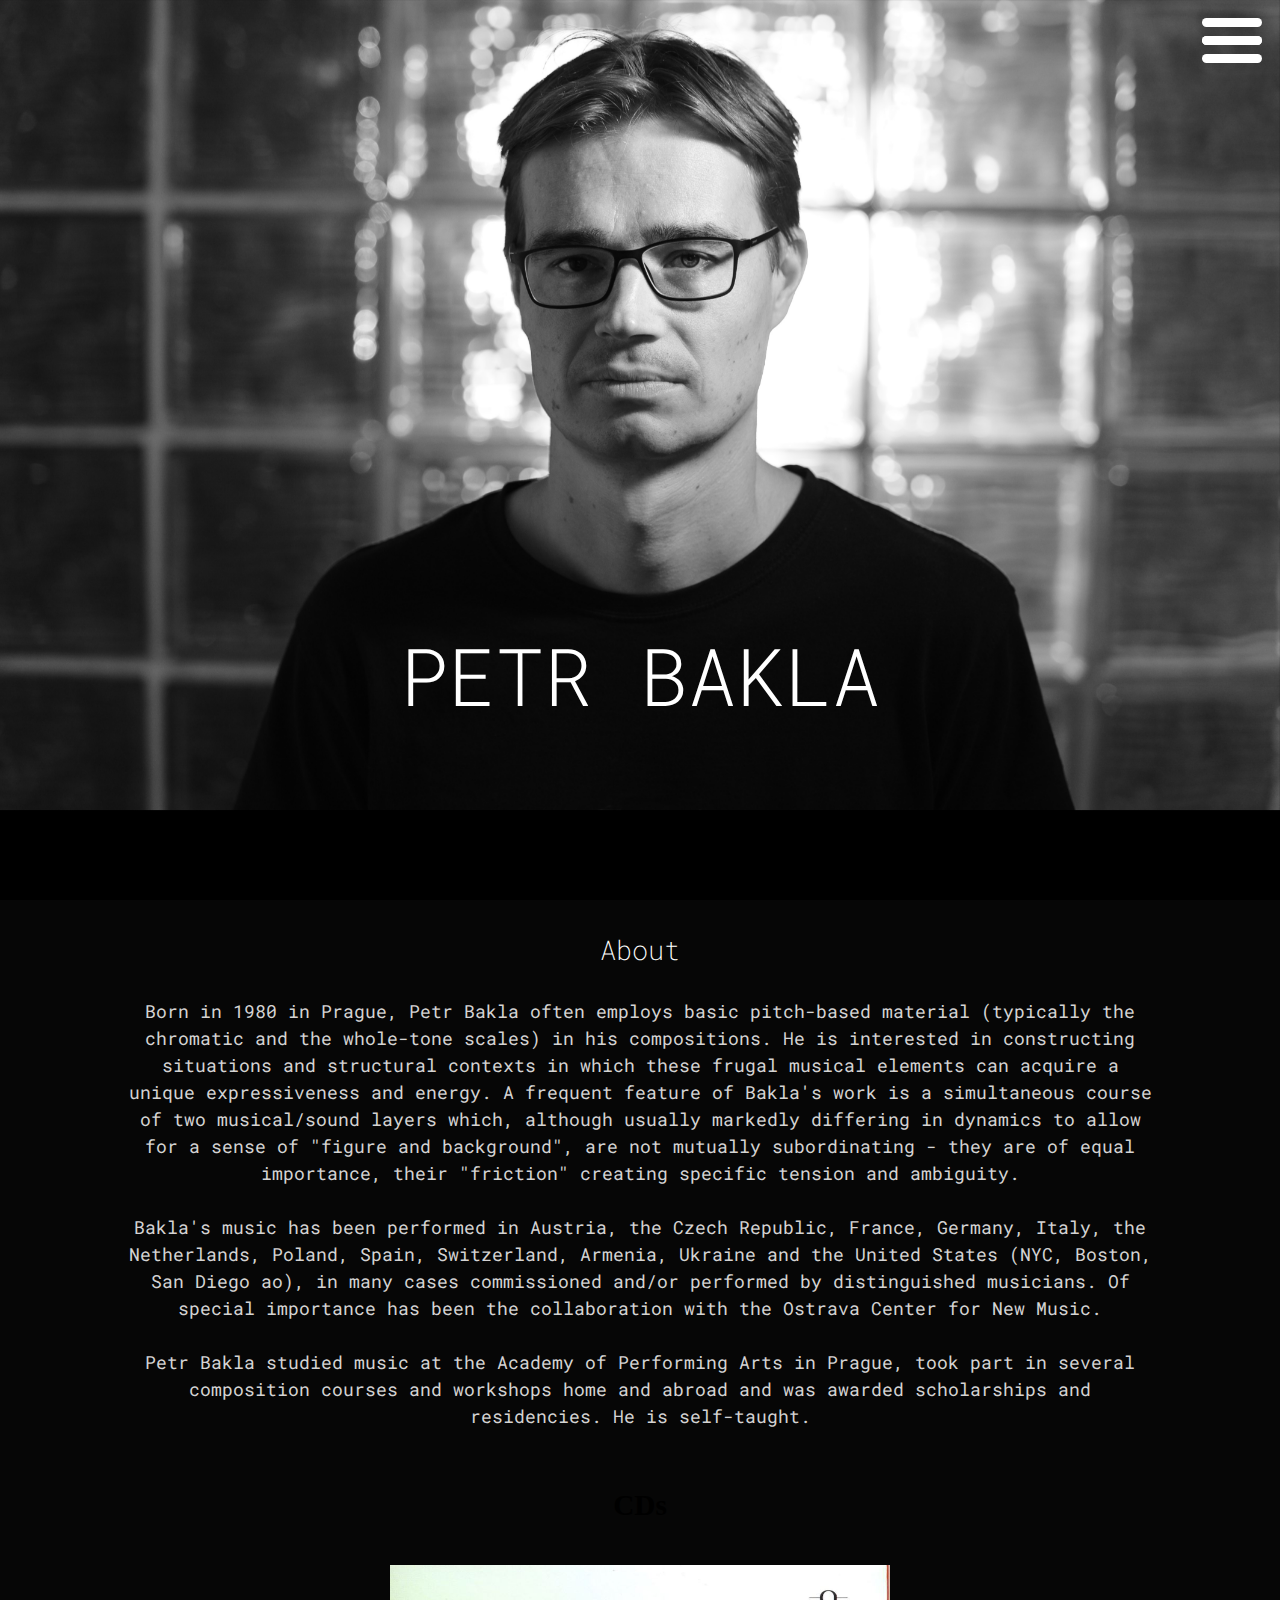
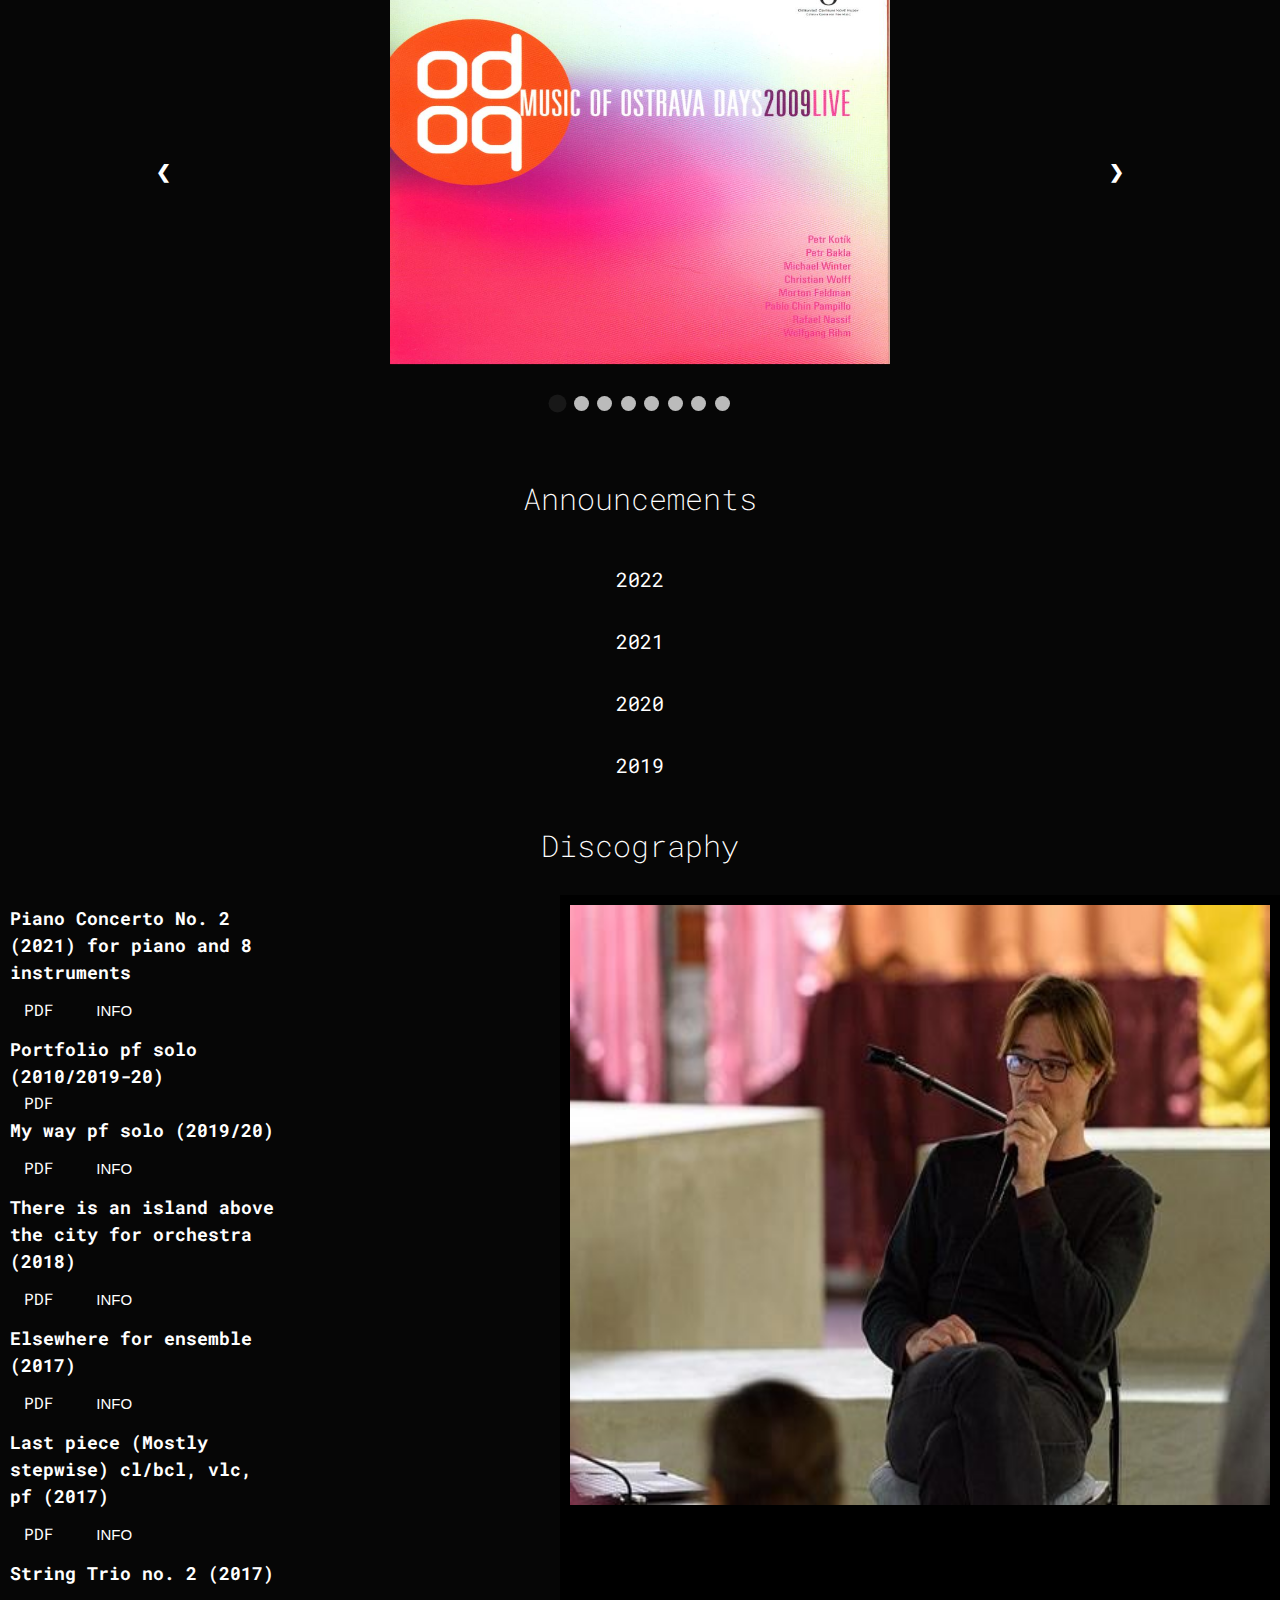
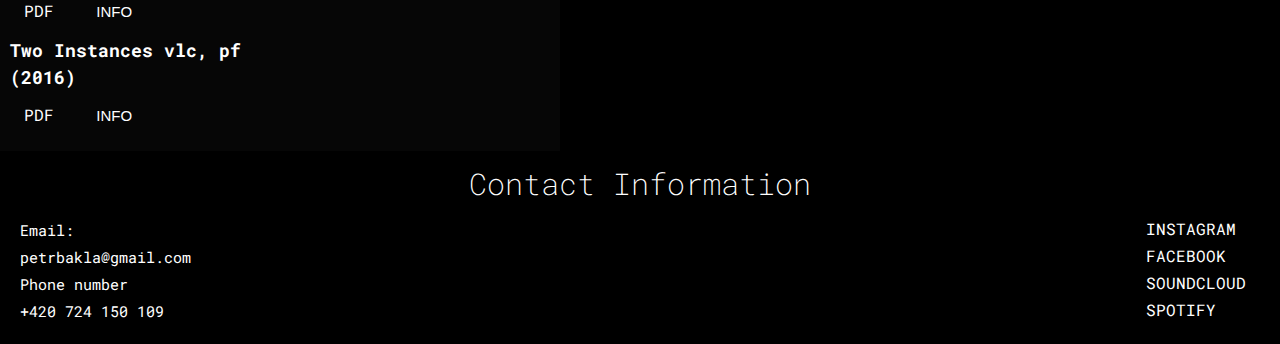
<file: index.html>
<!DOCTYPE html>
<html>
<head>
  <meta charset="utf-8">
  <meta name="viewport" content="width=device-width, height="device-height" , initial-scale=1", user-scalable="yes">
  <title>Petr Bakla</title>
  <link rel="stylesheet" href="style.css">
  <script src="app.js" defer></script>
  <link rel="shortcut icon" href="media/favicon.ico" type="image/x-icon">
</head>
<body>
    <header>
    
<div id="home" class="container">
  <center><img class="containerimg"src="media/petrbaklaport.jpg"></center>
  <div class="centered">PETR BAKLA</div>  
</div>
    <nav id=nav>
        <ul>
            <a class="a2" href="#home">Home</a>
            <a class="a2" href="#intro">About</a>
            <a class="a2" href="#announce">Announcements</a>
            <a class="a2" href="#discography">Discography</a>
            <a class="a2" href="#contact">Contact</a>
        </ul>
    </nav>  
        <div id=ham>
        <span></span>
        <span></span>
        <span></span>
        <span></span>
        </div>   

</header>
<div class="stickywrapper">
    <section id=intro>
        <center> <h2>About</h2></center><br>
        <div class=introtext>
            <p> Born in 1980 in Prague, Petr Bakla often employs basic pitch-based material (typically the chromatic and the whole-tone scales) in his compositions. He is interested in constructing situations and structural contexts in which these frugal musical elements can acquire a unique expressiveness and energy. A frequent feature of Bakla's work is a simultaneous course of two musical/sound layers which, although usually markedly differing in dynamics to allow for a sense of "figure and background", are not mutually subordinating - they are of equal importance, their "friction" creating specific tension and ambiguity.</p></div><br>
        <div class=introtext1> 
            <p2>Bakla's music has been performed in Austria, the Czech Republic, France, Germany, Italy, the Netherlands, Poland, Spain, Switzerland, Armenia, Ukraine and the United States (NYC, Boston, San Diego ao), in many cases commissioned and/or performed by distinguished musicians. Of special importance has been the collaboration with the Ostrava Center for New Music.</p2></div><br>
        <div class=introtext2> <p3>Petr Bakla studied music at the Academy of Performing Arts in Prague, took part in several composition courses and workshops home and abroad and was awarded scholarships and residencies. He is self-taught.</p3></div><br><br>
    </section>
    <div class="backcol">
    <section id=cds>
        <center><h3>CDs</h3></center><br>
    </section>
    

    
<div class="slideshow-container">
            <div class="mySlides fade">
                <div class="numbertext"></div>
                <center><img src="media/moobak.JPG" width="10px" height="400px"class=centerimg></center>
                
            </div>

            <div class="mySlides fade">
                <div class="numbertext"></div>
                <img src="media/ostbak.JPG" width="10px" height="400px"class=centerimg>
                
            </div>

            <div class="mySlides fade">
                <div class="numbertext"></div>
                <img src="media/ostbandbak.JPG" width="10px" height="400px"class=centerimg>
                
            </div>
            
            <div class="mySlides fade">
                <div class="numbertext"></div>
                <img src="media/ostdbak.JPG" width="10px" height="400px"class=centerimg>
            
            </div>
            
            <div class="mySlides fade">
                <div class="numbertext"></div>
                <img src="media/pianconce.JPG" width="10px" height="400px"class=centerimg>
                
            </div>
            
            <div class="mySlides fade">
                <div class="numbertext"></div>
                <img src="media/usabbakla.JPG" width="10px" height="400px"class=centerimg>
              
            </div>
            
            <div class="mySlides fade">
                <div class="numbertext"></div>
                <img src="media/yungbld.JPG" width="10px" height="400px"class=centerimg>
               
            </div>
            
            <div class="mySlides fade">
                <div class="numbertext"></div>
                <img src="media/bakcd.JPG" width="10px" height="400px" class=centerimg>
               
            </div>


            <a class="prev" onclick="plusSlides(-1)">&#10094;</a>
            <a class="next" onclick="plusSlides(1)">&#10095;</a>
        </div>
<br>


        <div style="text-align:center">
            <span class="dot" onclick="currentSlide(1)"></span>
            <span class="dot" onclick="currentSlide(2)"></span>
            <span class="dot" onclick="currentSlide(3)"></span>
            <span class="dot" onclick="currentSlide(4)"></span>
            <span class="dot" onclick="currentSlide(5)"></span>
            <span class="dot" onclick="currentSlide(6)"></span>
            <span class="dot" onclick="currentSlide(7)"></span>
            <span class="dot" onclick="currentSlide(8)"></span>
        </div>
    <br>
    <center><h4 id="announce" >Announcements</h4></center><br>
   <center> <button class="collapsible">
       <center>2022</center>
            </button>
    <div class="content">
        <center> <h5><strong>April 26th, 28th</strong></h5></center> 
     <center><p4>Two instances premiered by Andrej Gál and Daan Vandewalle
                    on the occasion of Petr Kotík's 80th birthday
                    PLATO Ostrava (26th), DOX+ Prague (28th)</p4></center><br>
    </div>
    <button class="collapsible"><center>2021</center></button>
    <div class="content">
      <center><h6><strong>December 22th</strong></h6></center>
            <p5>There is an island above the city for orchestra on CD!
                performed by Prague Radio Symphony Orchestra and Peter Rundel
                part of Ostrava Days Live 2019-2021</p5><br>
      <center><h7><strong>October 14th</strong></h7></center><br>
            <p6>Usableness of the list / Portfolio
                Miroslav Beinhauer, piano</p6><br><br>
      <center><h8><strong>August 26th</strong></h8></center><br>
            <p7>Piano Concerto No. 2
                premiered by Miroslav Beinhauer and Ostravská banda conducted by Bruno Ferrandis
                Ostrava Days Festival, Ostrava, CZ</p7><br>
      <center><h9><strong>June 11th</strong></h9></center><br>
            <p8>Dog Variations performed by Neues Klaviertrio Dresden
                Hygiene-Museum Dresden, Germany</p8><br><br>
    </div>
    <button class="collapsible"><center>2020</center></button>
    <div class="content"><br>
            <p9>Saw a couple of fine on-line events, and 5 remarkable studio productions:
                No. 4, Portfolio, Usableness of the List, Simple Constellations and May Way
                have been recorded by the amazing Miroslav Beinhauer.</p9><br><br>
     </div>   
    <button class="collapsible"><center>2019</center></button>
  <div class="content"><br>
      <center><h10><strong>November</strong></h10></center><br>
            <p10> Summer Work available now on CD!</p10><br><br>
      <center><h11><strong>August 31st</strong></h11></center><br>
            <p11>There is an island above the city
                 premiered by the Prague Radio Symphony Orchestra cond. by Peter Rundel</p11><br><br>
      <center><h12><strong>August 28th</strong></h12></center><br>
            <p12>No. 4 premiered by Miroslav Beinhauer
                 Ostrava Days Festival, Ostrava, CZ</p12><br><br>
      <center><h13><strong>May 20th</strong></h13></center><br>
            <p13>My Way (1st version) premiered by Ivan Siller
                Dvorana VŠMU, Bratislava, Slovakia
                UPDATE: May 2020 saw final version of the piece</p13><br><br>
      <center><h14><strong>January 11th</strong></h14></center><br>
            <p14>String trio no. 2 performed by ensemble recherche
                 Mannheim Gesellschaft für Neue Musik, Germany</p14><br><br>
    </div><br>
    </center>
    
<section id=discography>
    <center><h15>Discography</h15></center><br>
<div class="row">
  <div class="column">
    <div class=songs1>
        <p15><strong>Piano Concerto No. 2 (2021) for piano and 8 instruments</strong></p15><br>
        <a text-align=left href="media/Bakla_2ndConcerto_score.pdf">PDF</a>
            <button class="collapsible1">INFO</button>
            <div class="content1">
                <p21>In 2019 and 2020, I finally finished Portfolio, a piano piece that had been announcing its arrival for over ten years and whose principle essentially permeates everything I have ever written. It is also present in my Piano Concerto No. 2 – at first sight significantly and clearly, though in reality, the relationship is relatively distant and intricate (realizing this was one of the crucial moments during my work on the concerto).<br> At around the same time, at the Ostrava Days festival 2019, I also met Miroslav Beinhauer. His rendition of my solo piano piece No. 4 took my breath away, and since then, our collaboration has continued intensively, to my great joy (Miroslav recordef Portfolio, mentioned above, and another piece, for a CD hot off the press). So when I discovered last summer that the new piece I had begun planning was quickly turning into a piano concerto, I was not very surprised.</p21><br>
            </div>
        <p16><strong>Portfolio pf solo (2010/2019-20)</strong></p16><br>
        
        <a text-align=left href="media/Bakla_Portfolio.pdf">PDF</a><br>
        
        <p17><strong>My way pf solo (2019/20)</strong></p17><br>
            <a text-align=left href="media/Bakla3.pdf">PDF</a>
        <button class="collapsible1">INFO</button>
            <div class="content1">
                <p22>First version of the piece was performed on 20 May 2019 by Ivan Šiller, AsynChrónie Festival, Bratislava, Slovakia.<br>
                     Final version recorded by Miroslav Beinhauer for the Czech Radio in December 2020.</p22><br>
        </div>
        <p18><strong>There is an island above the city for orchestra (2018)</strong></p18><br>
            <a text-align=left href="media/bakla4.pdf">PDF</a>
        <button class="collapsible1">
                INFO
        </button>
        <div class="content1">
            <p23>A place we repeatedly want to return to without any practical need is, by definition, a place of pilgrimage.
                Coming up with a practical reason for writing music is difficult (this is certainly so in my case), and as with anyone else, what I have once discovered in music (where I was) has a tendency to recur in some form (I return).<br> There Is an Island Above The City consists of three parts, with the length of the first two approximately corresponding to the length of the third. It may be said that I am approaching a place of pilgrimage from two directions.</p23><br><br>
        </div>
        <p19><strong>Elsewhere for ensemble (2017)</strong></p19><br>
            <a text-align=left href="media/bakla5.pdf">PDF</a>
         <button class="collapsible1">
                INFO
        </button>
        <div class="content1">
            <p23>When Pavel Šnajdr, the conductor of the BCO, asked me a few words to "promote" the ordered song, which premiered tonight - and he wanted it fast - I wrote: "Listen as if you were watching the clouds - let 's say that the winter clouds; it flies fast and you have a distant view and a moment of time. Don't imagine it, just please listen. " I've always felt that one should be careful and taciturn in these respects, after all, why the author's secondary feelings should be important at all can do more harm than good. But if I missed it that way, I'll add Elsewhere is related to the second part of my orchestral composition Classical blend / Weihnachtsoratorium and to String Trio No. 2 , and that I wrote all three compositions at the turn of autumn and winter. And that they are unmistakably related, even though each originated in a quite different way, not to mention the diversity of the operating apparatus.<br> Elsewhere then it reflects my in turn a deepening need (and dislike and also an inability) to interfere in the music in any "staging" way, (de) to shape it from the outside, so to speak. Now I haven't used the necessary friction between the quiet and the loud for so many years, and I chase musicians with demands that everything always sound the same, that the tones don't start and end with the usual articulation, and prescribe them meaningless dynamics like mp and poco f - because I think that the thing is most interesting when it is as much as possible itself, and that only when we deliberately try to keep everything unchanged and flat can the real,The name can mean "somewhere", but also "somewhere".</p23><br><br>
        </div>
        <p20><strong>Last piece (Mostly stepwise) cl/bcl, vlc, pf (2017)</strong></p20><br>
            <a text-align=left href="media/bakla6.pdf" height="10px">PDF</a>
        <button class="collapsible1">
                INFO
        </button>
        <div class="content1">
            <p24>Commissioned by MusicOlomouc for PHACE Ensemble<br>
                premiered on 9 October 2017 by PHACE Ensemble (Reinhold Brunner - clarinets, Roland Schueler - cello,
                Mathilde Hoursiangou - piano) within the MusicOlomouc festival, Olomouc, CZ</p24>
        </div>
        <p25><strong>String Trio no. 2 (2017)</strong></p25><br>
            <a text-align=left href="media/bakla7.pdf">PDF</a>
        <button class="collapsible1">
                INFO
        </button>
        <div class="content1">
            <p24>The most important instruction for the players in the score (and there are hardly two more) reads: “Objective,
                pure sound”. The music text itself is bare rhythm and pitch, plus some rather subtle and evenly distributed
                dynamic marks – there are lots of them across the piece, but their aim is clearly different form the usual creation of expressive gestures.
<br>
                I find that the principal sound of acoustic instruments, devoid of any-century interpretational stereotypes and masterfully controlled by great performers, is the most exciting and the most luxurious material I can work with now (much more so than any electronic sound, for example) . For better or worse, my music has little use for anything else anyway. If I ever had a credo, it might be: “Don't try to make your music more interesting than it actually is. You won't help anything."
<br>
                The above description fits to pretty much all my pieces dating from roughly last 7 years. In today's new music environment, the appearance of my scores has repeatedly produced some moments of astonishment, embarrassment and more or less explicit prejudice (one conductor thought I had sent him a pre-definitive score by mistake, because there were no crescendo/ decrescendo marks and “not enough articulations”). No such thing happened, however, with ensemble recherche, new music protagonists of first grade, and I'm very happy to have the piece premiered by them this evening.</p24>
            <br><br>
        </div>
        <p25><strong>Two Instances vlc, pf (2016)</strong></p25><br>
            <a text-align=left href="media/bakla8.pdf">PDF</a>
        <button class="collapsible1">
                INFO
        </button>
        <div class="content1">
            <p25>Premiered by Andrej Gál (vlc) and Daan Vandewalle (pf) on 26th April 2022 in Ostrava and on 28th April 2022 in Prague</p25><br><br>
        </div>
    </div>
    </div>
    
    
    <div class="column" style="background-color:black;" >
        <img class="baklamic" src="media/baklamic.jpg">
    </div>
    </div>
    </section>
        

<footer>
    <center><h20 id="contact">Contact Information</h20></center>
<div class="row">
  <div class="column" style="background-color: black;">
    <p48>Email:</p48><br>
    <p49>petrbakla@gmail.com</p49><br>
    <p50>Phone number</p50><br>
    <p51>+420 724 150 109</p51>
  </div>
  <div class="column" style="background-color:black;" >
      <a class="a3"  href="https://www.instagram.com">instagram</a><br>
      <a class="a3" href="https://www.facebook.com">facebook</a><br>
      <a class="a3" href="https://www.soundcloud.com">soundcloud</a><br>
      <a class="a3" href="https://open.spotify.com/artist/7KadUWeSF2wsc7b0T31P4d?si=MMuKel36Q8a6D_U5nNxNeg&nd=1">spotify</a><br>
  </div>
</div>
    
</footer> 
</div>
</div>
</body>  
</html>
</file>
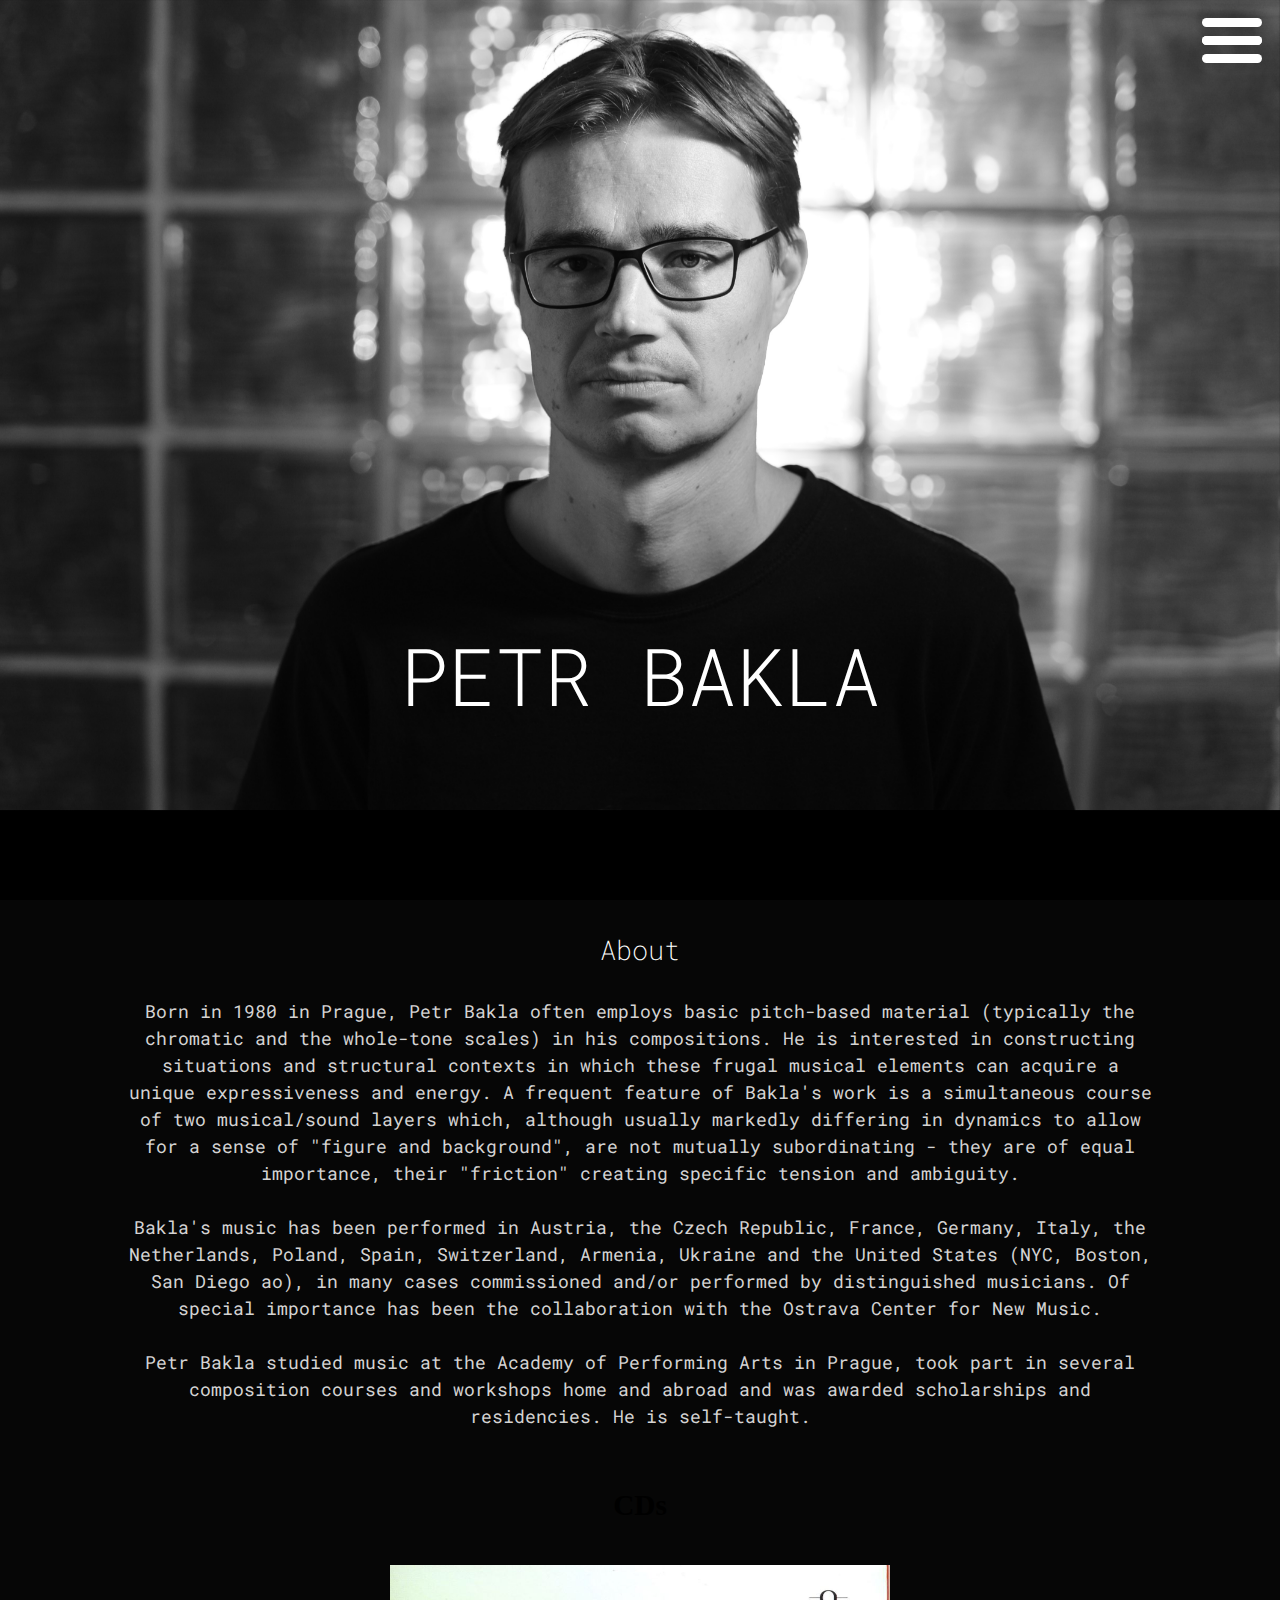
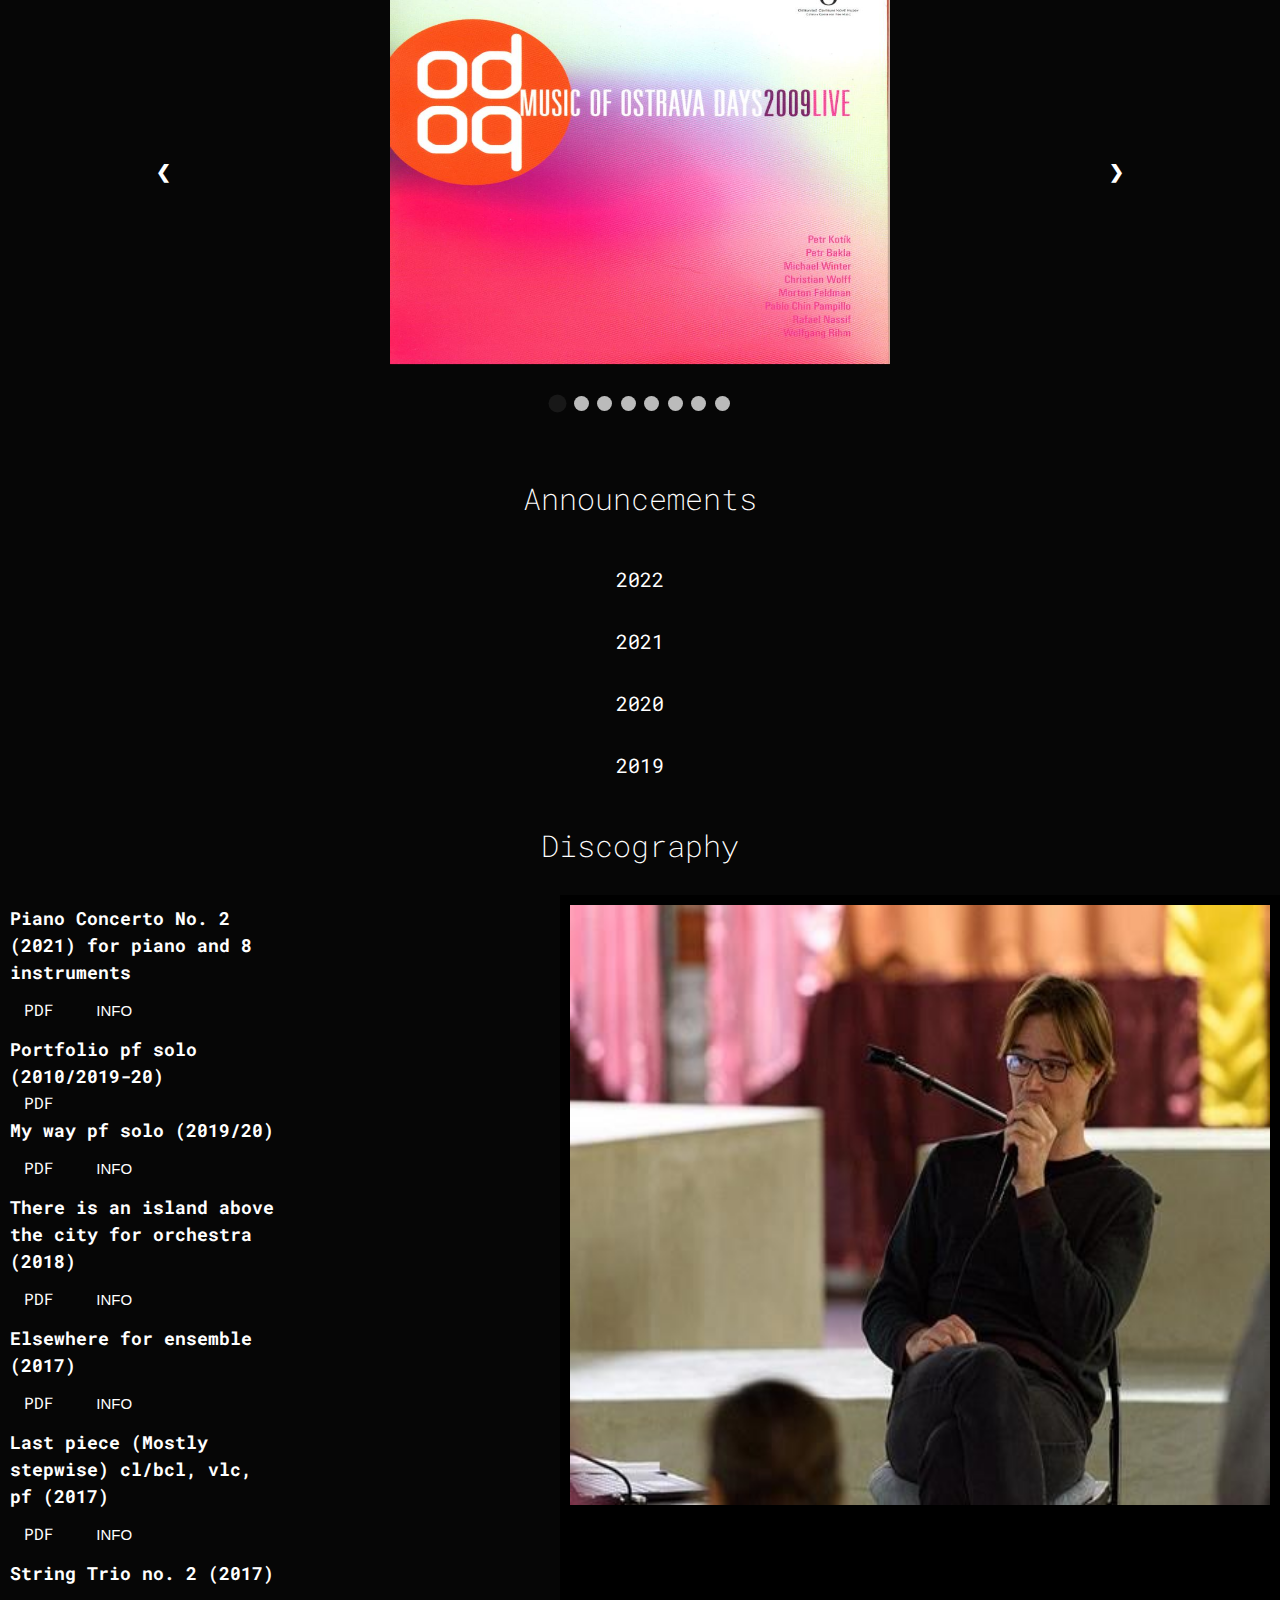
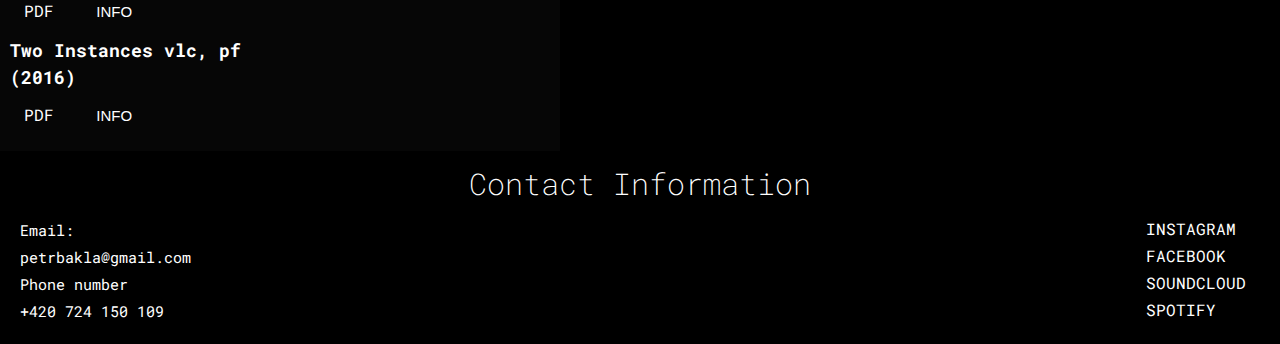
<file: indexx.html>
<!DOCTYPE html>
<html>
<head>
  <meta charset="utf-8">
  <meta name="viewport" content="width=device-width, height="device-height" , initial-scale=1", user-scalable="yes">
  <title>Petr Bakla</title>
  <link rel="stylesheet" href="stylee.css">
  <script src="appp.js" defer></script>
  <link rel="shortcut icon" href="media/favicon.ico" type="image/x-icon">
</head>
<body>
    <header>
    
<div id="home" class="container">
  <center><img class="containerimg"src="media/petrbaklaport.jpg"></center>
  <div class="centered">PETR BAKLA</div>  
</div>
    <nav id=nav>
        <ul>
            <a class="a2" href="#home">Home</a>
            <a class="a2" href="#intro">About</a>
            <a class="a2" href="#announce">Announcements</a>
            <a class="a2" href="#discography">Discography</a>
            <a class="a2" href="#contact">Contact</a>
        </ul>
    </nav>  
        <div id=ham>
        <span></span>
        <span></span>
        <span></span>
        <span></span>
        </div>   

</header>
<div class="stickywrapper">
    <section id=intro>
        <center> <h2>About</h2></center><br>
        <div class=introtext>
            <p> Born in 1980 in Prague, Petr Bakla often employs basic pitch-based material (typically the chromatic and the whole-tone scales) in his compositions. He is interested in constructing situations and structural contexts in which these frugal musical elements can acquire a unique expressiveness and energy. A frequent feature of Bakla's work is a simultaneous course of two musical/sound layers which, although usually markedly differing in dynamics to allow for a sense of "figure and background", are not mutually subordinating - they are of equal importance, their "friction" creating specific tension and ambiguity.</p></div><br>
        <div class=introtext1> 
            <p2>Bakla's music has been performed in Austria, the Czech Republic, France, Germany, Italy, the Netherlands, Poland, Spain, Switzerland, Armenia, Ukraine and the United States (NYC, Boston, San Diego ao), in many cases commissioned and/or performed by distinguished musicians. Of special importance has been the collaboration with the Ostrava Center for New Music.</p2></div><br>
        <div class=introtext2> <p3>Petr Bakla studied music at the Academy of Performing Arts in Prague, took part in several composition courses and workshops home and abroad and was awarded scholarships and residencies. He is self-taught.</p3></div><br><br>
    </section>
    <div class="backcol">
    <section id=cds>
        <center><h3>CDs</h3></center><br>
    </section>
    

    
<div class="slideshow-container">
            <div class="mySlides fade">
                <div class="numbertext"></div>
                <center><img src="media/moobak.JPG" width="10px" height="400px"class=centerimg></center>
                
            </div>

            <div class="mySlides fade">
                <div class="numbertext"></div>
                <img src="media/ostbak.JPG" width="10px" height="400px"class=centerimg>
                
            </div>

            <div class="mySlides fade">
                <div class="numbertext"></div>
                <img src="media/ostbandbak.JPG" width="10px" height="400px"class=centerimg>
                
            </div>
            
            <div class="mySlides fade">
                <div class="numbertext"></div>
                <img src="media/ostdbak.JPG" width="10px" height="400px"class=centerimg>
            
            </div>
            
            <div class="mySlides fade">
                <div class="numbertext"></div>
                <img src="media/pianconce.JPG" width="10px" height="400px"class=centerimg>
                
            </div>
            
            <div class="mySlides fade">
                <div class="numbertext"></div>
                <img src="media/usabbakla.JPG" width="10px" height="400px"class=centerimg>
              
            </div>
            
            <div class="mySlides fade">
                <div class="numbertext"></div>
                <img src="media/yungbld.JPG" width="10px" height="400px"class=centerimg>
               
            </div>
            
            <div class="mySlides fade">
                <div class="numbertext"></div>
                <img src="media/bakcd.JPG" width="10px" height="400px" class=centerimg>
               
            </div>


            <a class="prev" onclick="plusSlides(-1)">&#10094;</a>
            <a class="next" onclick="plusSlides(1)">&#10095;</a>
        </div>
<br>


        <div style="text-align:center">
            <span class="dot" onclick="currentSlide(1)"></span>
            <span class="dot" onclick="currentSlide(2)"></span>
            <span class="dot" onclick="currentSlide(3)"></span>
            <span class="dot" onclick="currentSlide(4)"></span>
            <span class="dot" onclick="currentSlide(5)"></span>
            <span class="dot" onclick="currentSlide(6)"></span>
            <span class="dot" onclick="currentSlide(7)"></span>
            <span class="dot" onclick="currentSlide(8)"></span>
        </div>
    <br>
    <center><h4 id="announce" >Announcements</h4></center><br>
   <center> <button class="collapsible">
       <center>2022</center>
            </button>
    <div class="content">
        <center> <h5><strong>April 26th, 28th</strong></h5></center> 
     <center><p4>Two instances premiered by Andrej Gál and Daan Vandewalle
                    on the occasion of Petr Kotík's 80th birthday
                    PLATO Ostrava (26th), DOX+ Prague (28th)</p4></center><br>
    </div>
    <button class="collapsible"><center>2021</center></button>
    <div class="content">
      <center><h6><strong>December 22th</strong></h6></center>
            <p5>There is an island above the city for orchestra on CD!
                performed by Prague Radio Symphony Orchestra and Peter Rundel
                part of Ostrava Days Live 2019-2021</p5><br>
      <center><h7><strong>October 14th</strong></h7></center><br>
            <p6>Usableness of the list / Portfolio
                Miroslav Beinhauer, piano</p6><br><br>
      <center><h8><strong>August 26th</strong></h8></center><br>
            <p7>Piano Concerto No. 2
                premiered by Miroslav Beinhauer and Ostravská banda conducted by Bruno Ferrandis
                Ostrava Days Festival, Ostrava, CZ</p7><br>
      <center><h9><strong>June 11th</strong></h9></center><br>
            <p8>Dog Variations performed by Neues Klaviertrio Dresden
                Hygiene-Museum Dresden, Germany</p8><br><br>
    </div>
    <button class="collapsible"><center>2020</center></button>
    <div class="content"><br>
            <p9>Saw a couple of fine on-line events, and 5 remarkable studio productions:
                No. 4, Portfolio, Usableness of the List, Simple Constellations and May Way
                have been recorded by the amazing Miroslav Beinhauer.</p9><br><br>
     </div>   
    <button class="collapsible"><center>2019</center></button>
  <div class="content"><br>
      <center><h10><strong>November</strong></h10></center><br>
            <p10> Summer Work available now on CD!</p10><br><br>
      <center><h11><strong>August 31st</strong></h11></center><br>
            <p11>There is an island above the city
                 premiered by the Prague Radio Symphony Orchestra cond. by Peter Rundel</p11><br><br>
      <center><h12><strong>August 28th</strong></h12></center><br>
            <p12>No. 4 premiered by Miroslav Beinhauer
                 Ostrava Days Festival, Ostrava, CZ</p12><br><br>
      <center><h13><strong>May 20th</strong></h13></center><br>
            <p13>My Way (1st version) premiered by Ivan Siller
                Dvorana VŠMU, Bratislava, Slovakia
                UPDATE: May 2020 saw final version of the piece</p13><br><br>
      <center><h14><strong>January 11th</strong></h14></center><br>
            <p14>String trio no. 2 performed by ensemble recherche
                 Mannheim Gesellschaft für Neue Musik, Germany</p14><br><br>
    </div><br>
    </center>
    
<section id=discography>
    <center><h15>Discography</h15></center><br>
<div class="row">
  <div class="column">
    <div class=songs1>
        <p15><strong>Piano Concerto No. 2 (2021) for piano and 8 instruments</strong></p15><br>
        <a text-align=left href="media/Bakla_2ndConcerto_score.pdf">PDF</a>
            <button class="collapsible1">INFO</button>
            <div class="content1">
                <p21>In 2019 and 2020, I finally finished Portfolio, a piano piece that had been announcing its arrival for over ten years and whose principle essentially permeates everything I have ever written. It is also present in my Piano Concerto No. 2 – at first sight significantly and clearly, though in reality, the relationship is relatively distant and intricate (realizing this was one of the crucial moments during my work on the concerto).<br> At around the same time, at the Ostrava Days festival 2019, I also met Miroslav Beinhauer. His rendition of my solo piano piece No. 4 took my breath away, and since then, our collaboration has continued intensively, to my great joy (Miroslav recordef Portfolio, mentioned above, and another piece, for a CD hot off the press). So when I discovered last summer that the new piece I had begun planning was quickly turning into a piano concerto, I was not very surprised.</p21><br>
            </div>
        <p16><strong>Portfolio pf solo (2010/2019-20)</strong></p16><br>
        
        <a text-align=left href="media/Bakla_Portfolio.pdf">PDF</a><br>
        
        <p17><strong>My way pf solo (2019/20)</strong></p17><br>
            <a text-align=left href="media/Bakla3.pdf">PDF</a>
        <button class="collapsible1">INFO</button>
            <div class="content1">
                <p22>First version of the piece was performed on 20 May 2019 by Ivan Šiller, AsynChrónie Festival, Bratislava, Slovakia.<br>
                     Final version recorded by Miroslav Beinhauer for the Czech Radio in December 2020.</p22><br>
        </div>
        <p18><strong>There is an island above the city for orchestra (2018)</strong></p18><br>
            <a text-align=left href="media/bakla4.pdf">PDF</a>
        <button class="collapsible1">
                INFO
        </button>
        <div class="content1">
            <p23>A place we repeatedly want to return to without any practical need is, by definition, a place of pilgrimage.
                Coming up with a practical reason for writing music is difficult (this is certainly so in my case), and as with anyone else, what I have once discovered in music (where I was) has a tendency to recur in some form (I return).<br> There Is an Island Above The City consists of three parts, with the length of the first two approximately corresponding to the length of the third. It may be said that I am approaching a place of pilgrimage from two directions.</p23><br><br>
        </div>
        <p19><strong>Elsewhere for ensemble (2017)</strong></p19><br>
            <a text-align=left href="media/bakla5.pdf">PDF</a>
         <button class="collapsible1">
                INFO
        </button>
        <div class="content1">
            <p23>When Pavel Šnajdr, the conductor of the BCO, asked me a few words to "promote" the ordered song, which premiered tonight - and he wanted it fast - I wrote: "Listen as if you were watching the clouds - let 's say that the winter clouds; it flies fast and you have a distant view and a moment of time. Don't imagine it, just please listen. " I've always felt that one should be careful and taciturn in these respects, after all, why the author's secondary feelings should be important at all can do more harm than good. But if I missed it that way, I'll add Elsewhere is related to the second part of my orchestral composition Classical blend / Weihnachtsoratorium and to String Trio No. 2 , and that I wrote all three compositions at the turn of autumn and winter. And that they are unmistakably related, even though each originated in a quite different way, not to mention the diversity of the operating apparatus.<br> Elsewhere then it reflects my in turn a deepening need (and dislike and also an inability) to interfere in the music in any "staging" way, (de) to shape it from the outside, so to speak. Now I haven't used the necessary friction between the quiet and the loud for so many years, and I chase musicians with demands that everything always sound the same, that the tones don't start and end with the usual articulation, and prescribe them meaningless dynamics like mp and poco f - because I think that the thing is most interesting when it is as much as possible itself, and that only when we deliberately try to keep everything unchanged and flat can the real,The name can mean "somewhere", but also "somewhere".</p23><br><br>
        </div>
        <p20><strong>Last piece (Mostly stepwise) cl/bcl, vlc, pf (2017)</strong></p20><br>
            <a text-align=left href="media/bakla6.pdf" height="10px">PDF</a>
        <button class="collapsible1">
                INFO
        </button>
        <div class="content1">
            <p24>Commissioned by MusicOlomouc for PHACE Ensemble<br>
                premiered on 9 October 2017 by PHACE Ensemble (Reinhold Brunner - clarinets, Roland Schueler - cello,
                Mathilde Hoursiangou - piano) within the MusicOlomouc festival, Olomouc, CZ</p24>
        </div>
        <p25><strong>String Trio no. 2 (2017)</strong></p25><br>
            <a text-align=left href="media/bakla7.pdf">PDF</a>
        <button class="collapsible1">
                INFO
        </button>
        <div class="content1">
            <p24>The most important instruction for the players in the score (and there are hardly two more) reads: “Objective,
                pure sound”. The music text itself is bare rhythm and pitch, plus some rather subtle and evenly distributed
                dynamic marks – there are lots of them across the piece, but their aim is clearly different form the usual creation of expressive gestures.
<br>
                I find that the principal sound of acoustic instruments, devoid of any-century interpretational stereotypes and masterfully controlled by great performers, is the most exciting and the most luxurious material I can work with now (much more so than any electronic sound, for example) . For better or worse, my music has little use for anything else anyway. If I ever had a credo, it might be: “Don't try to make your music more interesting than it actually is. You won't help anything."
<br>
                The above description fits to pretty much all my pieces dating from roughly last 7 years. In today's new music environment, the appearance of my scores has repeatedly produced some moments of astonishment, embarrassment and more or less explicit prejudice (one conductor thought I had sent him a pre-definitive score by mistake, because there were no crescendo/ decrescendo marks and “not enough articulations”). No such thing happened, however, with ensemble recherche, new music protagonists of first grade, and I'm very happy to have the piece premiered by them this evening.</p24>
            <br><br>
        </div>
        <p25><strong>Two Instances vlc, pf (2016)</strong></p25><br>
            <a text-align=left href="media/bakla8.pdf">PDF</a>
        <button class="collapsible1">
                INFO
        </button>
        <div class="content1">
            <p25>Premiered by Andrej Gál (vlc) and Daan Vandewalle (pf) on 26th April 2022 in Ostrava and on 28th April 2022 in Prague</p25><br><br>
        </div>
    </div>
    </div>
    
    
    <div class="column" style="background-color:black;" >
        <img class="baklamic" src="media/baklamic.jpg">
    </div>
    </div>
    </section>
        

<footer>
    <center><h20 id="contact">Contact Information</h20></center>
<div class="row">
  <div class="column" style="background-color: black;">
    <p48>Email:</p48><br>
    <p49>petrbakla@gmail.com</p49><br>
    <p50>Phone number</p50><br>
    <p51>+420 724 150 109</p51>
  </div>
  <div class="column" style="background-color:black;" >
      <a class="a3"  href="https://www.instagram.com">instagram</a><br>
      <a class="a3" href="https://www.facebook.com">facebook</a><br>
      <a class="a3" href="https://www.soundcloud.com">soundcloud</a><br>
      <a class="a3" href="https://open.spotify.com/artist/7KadUWeSF2wsc7b0T31P4d?si=MMuKel36Q8a6D_U5nNxNeg&nd=1">spotify</a><br>
  </div>
</div>
    
</footer> 
</div>
</div>
</body>  
</html>
</file>
<file: style.css>
@import url('https://fonts.googleapis.com/css2?family=Montserrat:wght@100;300;400;600;700&family=Roboto+Mono:wght@100;200;300;400;500;600&display=swap');
* {
    box-sizing: border-box;
    margin: 0;
    padding: 0;
    direction: ltr; 
}

html {
    font-size: 18px;
    line-height: 1.5;
}

body{
    background-color: black;
    margin: 0;    
}
header {
    height: 100vh;
    width: 100%;
    top: 0;
    left: 0;
    display: flex;
    flex-direction: column;
    align-items: center;
    justify-content: center;
    overflow: hidden;
    z-index: -1;

}

header::before {
    content: "";
    background-size: cover;
    background-position: center;
    position: absolute;
    top: 0;
    left: 0;
    bottom: 0;
    right: 0;   
}

.container {
  text-align: center;
  color: white;
  position: relative;
}
.containerimg{
    width: 100%;
    border-image-width: 100%;
    position: fixed;
    background-position: top;
    bottom: 10px;
    right:0px;
    top: -0.1px;
}
.centered {
  position: fixed;
  top: 50%;
  left: 50%;
  transform: translate(-50%, -50%);
  font-size: 80px;
  padding-top: 25rem;
  font-family: Roboto Mono ;
  font-weight: 300;
}
@media only screen and (width: 100%) {
  body{
    font-size: 10px;
  }
  header{
        
    }
  nav{
      
    }
}



#ham {
    position: absolute;
    width: 60px;
    height: 45px;
    top: 1rem;
    right: 1rem;
    cursor: pointer;
    -webkit-transform: rotate(0deg);
    -moz-transform: rotate(0deg);
    -o-transform: rotate(0deg);
    transform: rotate(0deg);
    -webkit-transition: .5s ease-in-out;
    -moz-transition: .5s ease-in-out;
    -o-transition: .5s ease-in-out;
    transition: .5s ease-in-out;
    
}

#ham>span {
    display: block;
    width: 100%;
    height: 9px;
    background-color: #fff;
    position: absolute;
    border-radius: 9px;
    transition: 0.3 ease-out ;
    opacity: 1;
    left: 0;
    -webkit-transform: rotate(0deg);
    -moz-transform: rotate(0deg);
    -o-transform: rotate(0deg);
    transform: rotate(0deg);
    -webkit-transition: .25s ease-in-out;
    -moz-transition: .25s ease-in-out;
    -o-transition: .25s ease-in-out;
    transition: .25s ease-in-out;
}

#ham>span:nth-child(1) {
    top: 0;
}

#ham>span:nth-child(2),
#ham>span:nth-child(3) {
    top: 18px;
}

#ham>span:nth-child(4) {
    top: 36px;
}

#ham.open>span:nth-child(1),
#ham.open>span:nth-child(4) {
    top: 18px;
    opacity: 0;
}

#ham.open>span:nth-child(2) {
    transform: rotate(45deg);
}

#ham.open>span:nth-child(3) {
    transform: rotate(-45deg);
}



nav {
    position: absolute;
    width: 100%;
    height: 100vh;
    background-color: rgba(0,0,0,0.7);
    transition:0.3 ease-out;
    display: flex;
    flex-direction: column;
    align-items: center;
    justify-content: center;
    visibility: hidden;
    opacity: 0;
    font-family: Roboto Mono;
    overflow-y: scroll;
    -webkit-transition: all .3s ease-in-out;
    -moz-transition: all .3s ease-in-out;
    transition: all .3s ease-in-out;
}

.visible {
    opacity: 1;
    visibility: visible;
}
.hidden{
    opacity:0;
    visibility: hidden;
}
#nav>ul {
    padding-top: 4rem;
    background-repeat: no-repeat;
    background-position: center top;
}

#nav a2 {
    color: #bbb;
    text-decoration: none;
    display: block;
    font-size: 1.4rem;
    font-weight: 400;
    text-align: center;
    margin-bottom: 1.2rem;
    transition: 0.3s ease-out;
}

#nav a2:hover {
    transform: scale(1.2);
    color:white;
}
.stickywrapper{
    top: 0px;
    position: sticky;
    width: 100%;
}
#intro {
    font-family: Roboto Mono;
    font-style: color: white;
    background-color: #060606;
    width: 100%;
}

.introtext{
    font-family: Roboto Mono;
    color: #d4d3d3;
    margin-left: 10%;
    margin-right: 10%;
    text-align: center;
}
.introtext1{
    font-family: Roboto Mono;
    color: #d4d3d3;
    margin-left: 10%;
    margin-right: 10%;
    text-align: center;
}
.introtext2{
    font-family: Roboto Mono;
    color: #d4d3d3;
    margin-left: 10%;
    margin-right: 10%;
    text-align: center;
}
.intro{
    background-color: black;
    width: 100%;
}
.backcol{
    background-color: #060606;
    
}
h2{
    display: center;
    font-family: Roboto Mono;
    font-weight: 200;
    color: white;
    padding-top: 30px;
}


}
h3{
    display: center;
    font-family: Roboto Mono;
    font-weight: 200;
    color: white;
}
#cds{
    font-size: 25px;
    background-color: #060606;
}

* {box-sizing:border-box}


.slideshow-container {
  max-width: 1000px;
  position: relative;
  margin: auto;
}


.mySlides {
  display: none;
}


.prev, .next {
  cursor: pointer;
  position: absolute;
  top: 50%;
  width: auto;
  margin-top: -22px;
  padding: 16px;
  color: white;
  font-weight: bold;
  font-size: 18px;
  transition: 0.6s ease-out;
  border-radius: 0 3px 3px 0;
  user-select: none;
}


.next {
  right: 0;
  border-radius: 3px 0 0 3px;
}


.prev:hover, .next:hover {
  background-color: rgba(0,0,0,0.8);
}


.numbertext {
  color: #f2f2f2;
  font-size: 12px;
  padding: 8px 12px;
  position: absolute;
  top: 0;
}


.dot {
  cursor: pointer;
  height: 15px;
  width: 15px;
  margin: 0 2px;
  background-color: #bbb;
  border-radius: 50%;
  display: inline-block;
  transition: background-color 0.6s ease;
}

.active, .dot:hover {
  background-color: #717171;
}


.fade {
  animation-name: fade;
  animation-duration: 1.5s;
}

@keyframes fade {
  from {opacity: .4}
  to {opacity: 1}
}
.centerimg {
  display: block;
  margin-left: auto;
  margin-right: auto;
  width: 50%;
}
.collapsible {
  background-color: #060606;
  color: white;
  cursor: pointer;
  padding: 18px;
  width: 50%;
  border: none;
  text-align: center;
  transition: 0.3s ease-out;
  outline: none;
  font-size: 20px;
  font-family: Roboto Mono;
  
}

.active, .collapsible:hover {
  background-color: #2B2B2B;
  transform: scale(1.2)
}

.content {
  padding: 0 18px;
  max-height: 0;
  overflow: hidden;
  transition: max-height 0.2s ease-out;
  background-color: #060606;
  color: #d4d3d3;
  font-family: Roboto Mono;
  font-size: 15px;
  text-align: center;
  margin-left: 25%;
  margin-right: 25%;
}
h4{
    display: center;
    font-family: Roboto Mono;
    font-weight: 200;
    color: white;
    font-size: 30px;
    padding-top: 30px;
}
h5{
   font-size: 18px; 
   color:white;
}
h6{
   font-size: 18px; 
    color:white;
}
h7{
   font-size: 18px; 
    color:white;
}
h8{
   font-size: 18px;
    color:white;
}
h9{
   font-size: 18px;
    color:white;
}
h10{
   font-size: 18px; 
    color:white;
}
h11{
   font-size: 18px; 
    color:white;
}
h12{
   font-size: 18px; 
    color:white;
}
h13{
   font-size: 18px; 
    color:white;
}
h14{
   font-size: 18px; 
   color:white;
   font-style:Roboto Mono;
}
h15{
   font-size: 30px; 
   color:white;
   font-family: Roboto Mono;
   font-weight: 200;
   padding-top: 30px;
}
#discography{
    font-style: Roboto Mono;
    color: white;
    background-color: #060606;
}
.songs1{
    text-align: left;
    margin-right: 50%;
    font-family: Roboto Mono;
    font-style: color: #d4d3d3;
    background-color: #060606;
    font-size: 18px;
}
.row {
  display: flex;
}


.column {
  flex: 50%;
  padding: 10px;
  background-color: #060606;
  color:white;
  font-family: Roboto Mono;
}
.collapsible1 {
  background-color:transparent;
  color: white;
  cursor: pointer;
  padding: 1.1em;
  width: 18%;
  border: none;
  text-align: left;
  outline: none;
  font-size: 15px;
  transition:0.3 ease-in-out;
}


.active, .collapsible1:hover {
  background-color: #181818;

}

.content1 {
  padding: 0 18px;
  max-height: 0;
  overflow: hidden;
  transition: max-height 0.2s ease-out;
  background-color: #1E1E1E;
  color:white;
  font-size: 12px; 
  font-style: Roboto Mono;
}
a{
    color: white;
    padding:  0.9em;
    text-decoration: none;
    text-transform: uppercase;
    font-style: Roboto Mono;
    font-size: 16px;
    width: 10%;
    height:10px;
}
a:hover{
    background-color: #181818;
    transition: 0.2s;
}
colapsible1:hover{
    background-color: #181818;
}
#colapsibleright{
  padding: 0 18px;
  max-height: 0;
  overflow: hidden;
  transition: max-height 0.2s ease-out;
  background-color: #060606;
  color:white;
  font-size: 12px; 
  font-style: Roboto Mono;
  text-align: right;
  position: right;
}
h16{
    background-color: #060606;
    font-style: Roboto Mono;
    color:white;
    font-weight: 200;
    font-size:30px;
    font-family: Roboto Mono;
}

.a3{
    padding-left: 620px;
    text-align: right;
    transition: 0.3 ease-out;
}
.a3:hover{
    background-color: transparent;
    transform: scale(1.2);
}
p48, p49, p50, p51{
    font-size: 15px;
    font-size: 15px;
}
h20{
    padding-top: 10px;
    color: white;
    font-family: Roboto Mono;
    font-size: 30px;
    font-weight: 200;
    
}
footer{
    background-color: black;
    padding: 10px 10px;
    
}
.baklamic{
    width:700px;
    height: 600px;
}
</file>
<file: stylee.css>
@import url('https://fonts.googleapis.com/css2?family=Montserrat:wght@100;300;400;600;700&family=Roboto+Mono:wght@100;200;300;400;500;600&display=swap');
* {
    box-sizing: border-box;
    margin: 0;
    padding: 0;
    direction: ltr; 
}

html {
    font-size: 18px;
    line-height: 1.5;
}

body{
    background-color: black;
    margin: 0;    
}
header {
    height: 100vh;
    width: 100%;
    top: 0;
    left: 0;
    display: flex;
    flex-direction: column;
    align-items: center;
    justify-content: center;
    overflow: hidden;
    z-index: -1;

}

header::before {
    content: "";
    background-size: cover;
    background-position: center;
    position: absolute;
    top: 0;
    left: 0;
    bottom: 0;
    right: 0;   
}

.container {
  text-align: center;
  color: white;
  position: relative;
}
.containerimg{
    width: 100%;
    border-image-width: 100%;
    position: fixed;
    background-position: top;
    bottom: 10px;
    right:0px;
    top: -0.1px;
}
.centered {
  position: fixed;
  top: 50%;
  left: 50%;
  transform: translate(-50%, -50%);
  font-size: 80px;
  padding-top: 25rem;
  font-family: Roboto Mono ;
  font-weight: 300;
}
@media only screen and (width: 100%) {
  body{
    font-size: 10px;
  }
  header{
        
    }
  nav{
      
    }
}



#ham {
    position: absolute;
    width: 60px;
    height: 45px;
    top: 1rem;
    right: 1rem;
    cursor: pointer;
    -webkit-transform: rotate(0deg);
    -moz-transform: rotate(0deg);
    -o-transform: rotate(0deg);
    transform: rotate(0deg);
    -webkit-transition: .5s ease-in-out;
    -moz-transition: .5s ease-in-out;
    -o-transition: .5s ease-in-out;
    transition: .5s ease-in-out;
    
}

#ham>span {
    display: block;
    width: 100%;
    height: 9px;
    background-color: #fff;
    position: absolute;
    border-radius: 9px;
    transition: 0.3 ease-out ;
    opacity: 1;
    left: 0;
    -webkit-transform: rotate(0deg);
    -moz-transform: rotate(0deg);
    -o-transform: rotate(0deg);
    transform: rotate(0deg);
    -webkit-transition: .25s ease-in-out;
    -moz-transition: .25s ease-in-out;
    -o-transition: .25s ease-in-out;
    transition: .25s ease-in-out;
}

#ham>span:nth-child(1) {
    top: 0;
}

#ham>span:nth-child(2),
#ham>span:nth-child(3) {
    top: 18px;
}

#ham>span:nth-child(4) {
    top: 36px;
}

#ham.open>span:nth-child(1),
#ham.open>span:nth-child(4) {
    top: 18px;
    opacity: 0;
}

#ham.open>span:nth-child(2) {
    transform: rotate(45deg);
}

#ham.open>span:nth-child(3) {
    transform: rotate(-45deg);
}



nav {
    position: absolute;
    width: 100%;
    height: 100vh;
    background-color: rgba(0,0,0,0.7);
    transition:0.3 ease-out;
    display: flex;
    flex-direction: column;
    align-items: center;
    justify-content: center;
    visibility: hidden;
    opacity: 0;
    font-family: Roboto Mono;
    overflow-y: scroll;
    -webkit-transition: all .3s ease-in-out;
    -moz-transition: all .3s ease-in-out;
    transition: all .3s ease-in-out;
}

.visible {
    opacity: 1;
    visibility: visible;
}
.hidden{
    opacity:0;
    visibility: hidden;
}
#nav>ul {
    padding-top: 4rem;
    background-repeat: no-repeat;
    background-position: center top;
}

#nav a2 {
    color: #bbb;
    text-decoration: none;
    display: block;
    font-size: 1.4rem;
    font-weight: 400;
    text-align: center;
    margin-bottom: 1.2rem;
    transition: 0.3s ease-out;
}

#nav a2:hover {
    transform: scale(1.2);
    color:white;
}
.stickywrapper{
    top: 0px;
    position: sticky;
    width: 100%;
}
#intro {
    font-family: Roboto Mono;
    font-style: color: white;
    background-color: #060606;
    width: 100%;
}

.introtext{
    font-family: Roboto Mono;
    color: #d4d3d3;
    margin-left: 10%;
    margin-right: 10%;
    text-align: center;
}
.introtext1{
    font-family: Roboto Mono;
    color: #d4d3d3;
    margin-left: 10%;
    margin-right: 10%;
    text-align: center;
}
.introtext2{
    font-family: Roboto Mono;
    color: #d4d3d3;
    margin-left: 10%;
    margin-right: 10%;
    text-align: center;
}
.intro{
    background-color: black;
    width: 100%;
}
.backcol{
    background-color: #060606;
    
}
h2{
    display: center;
    font-family: Roboto Mono;
    font-weight: 200;
    color: white;
    padding-top: 30px;
}


}
h3{
    display: center;
    font-family: Roboto Mono;
    font-weight: 200;
    color: white;
}
#cds{
    font-size: 25px;
    background-color: #060606;
}

* {box-sizing:border-box}


.slideshow-container {
  max-width: 1000px;
  position: relative;
  margin: auto;
}


.mySlides {
  display: none;
}


.prev, .next {
  cursor: pointer;
  position: absolute;
  top: 50%;
  width: auto;
  margin-top: -22px;
  padding: 16px;
  color: white;
  font-weight: bold;
  font-size: 18px;
  transition: 0.6s ease-out;
  border-radius: 0 3px 3px 0;
  user-select: none;
}


.next {
  right: 0;
  border-radius: 3px 0 0 3px;
}


.prev:hover, .next:hover {
  background-color: rgba(0,0,0,0.8);
}


.numbertext {
  color: #f2f2f2;
  font-size: 12px;
  padding: 8px 12px;
  position: absolute;
  top: 0;
}


.dot {
  cursor: pointer;
  height: 15px;
  width: 15px;
  margin: 0 2px;
  background-color: #bbb;
  border-radius: 50%;
  display: inline-block;
  transition: background-color 0.6s ease;
}

.active, .dot:hover {
  background-color: #717171;
}


.fade {
  animation-name: fade;
  animation-duration: 1.5s;
}

@keyframes fade {
  from {opacity: .4}
  to {opacity: 1}
}
.centerimg {
  display: block;
  margin-left: auto;
  margin-right: auto;
  width: 50%;
}
.collapsible {
  background-color: #060606;
  color: white;
  cursor: pointer;
  padding: 18px;
  width: 50%;
  border: none;
  text-align: center;
  transition: 0.3s ease-out;
  outline: none;
  font-size: 20px;
  font-family: Roboto Mono;
  
}

.active, .collapsible:hover {
  background-color: #2B2B2B;
  transform: scale(1.2)
}

.content {
  padding: 0 18px;
  max-height: 0;
  overflow: hidden;
  transition: max-height 0.2s ease-out;
  background-color: #060606;
  color: #d4d3d3;
  font-family: Roboto Mono;
  font-size: 15px;
  text-align: center;
  margin-left: 25%;
  margin-right: 25%;
}
h4{
    display: center;
    font-family: Roboto Mono;
    font-weight: 200;
    color: white;
    font-size: 30px;
    padding-top: 30px;
}
h5{
   font-size: 18px; 
   color:white;
}
h6{
   font-size: 18px; 
    color:white;
}
h7{
   font-size: 18px; 
    color:white;
}
h8{
   font-size: 18px;
    color:white;
}
h9{
   font-size: 18px;
    color:white;
}
h10{
   font-size: 18px; 
    color:white;
}
h11{
   font-size: 18px; 
    color:white;
}
h12{
   font-size: 18px; 
    color:white;
}
h13{
   font-size: 18px; 
    color:white;
}
h14{
   font-size: 18px; 
   color:white;
   font-style:Roboto Mono;
}
h15{
   font-size: 30px; 
   color:white;
   font-family: Roboto Mono;
   font-weight: 200;
   padding-top: 30px;
}
#discography{
    font-style: Roboto Mono;
    color: white;
    background-color: #060606;
}
.songs1{
    text-align: left;
    margin-right: 50%;
    font-family: Roboto Mono;
    font-style: color: #d4d3d3;
    background-color: #060606;
    font-size: 18px;
}
.row {
  display: flex;
}


.column {
  flex: 50%;
  padding: 10px;
  background-color: #060606;
  color:white;
  font-family: Roboto Mono;
}
.collapsible1 {
  background-color:transparent;
  color: white;
  cursor: pointer;
  padding: 1.1em;
  width: 9%;
  border: none;
  text-align: left;
  outline: none;
  font-size: 15px;
  transition:0.3 ease-in-out;
}


.active, .collapsible1:hover {
  background-color: #181818;

}

.content1 {
  padding: 0 18px;
  max-height: 0;
  overflow: hidden;
  transition: max-height 0.2s ease-out;
  background-color: #1E1E1E;
  color:white;
  font-size: 12px; 
  font-style: Roboto Mono;
}
a{
    color: white;
    padding:  0.9em;
    text-decoration: none;
    text-transform: uppercase;
    font-style: Roboto Mono;
    font-size: 16px;
    width: 10%;
    height:10px;
}
a:hover{
    background-color: #181818;
    transition: 0.2s;
}
colapsible1:hover{
    background-color: #181818;
}
#colapsibleright{
  padding: 0 18px;
  max-height: 0;
  overflow: hidden;
  transition: max-height 0.2s ease-out;
  background-color: #060606;
  color:white;
  font-size: 12px; 
  font-style: Roboto Mono;
  text-align: right;
  position: right;
}
h16{
    background-color: #060606;
    font-style: Roboto Mono;
    color:white;
    font-weight: 200;
    font-size:30px;
    font-family: Roboto Mono;
}

.a3{
    padding-left: 620px;
    text-align: right;
    transition: 0.3 ease-out;
}
.a3:hover{
    background-color: transparent;
    transform: scale(1.2);
}
p48, p49, p50, p51{
    font-size: 15px;
    font-size: 15px;
}
h20{
    padding-top: 10px;
    color: white;
    font-family: Roboto Mono;
    font-size: 30px;
    font-weight: 200;
    
}
footer{
    background-color: black;
    padding: 10px 10px;
    
}
.baklamic{
    width:700px;
    height: 600px;
}
</file>
